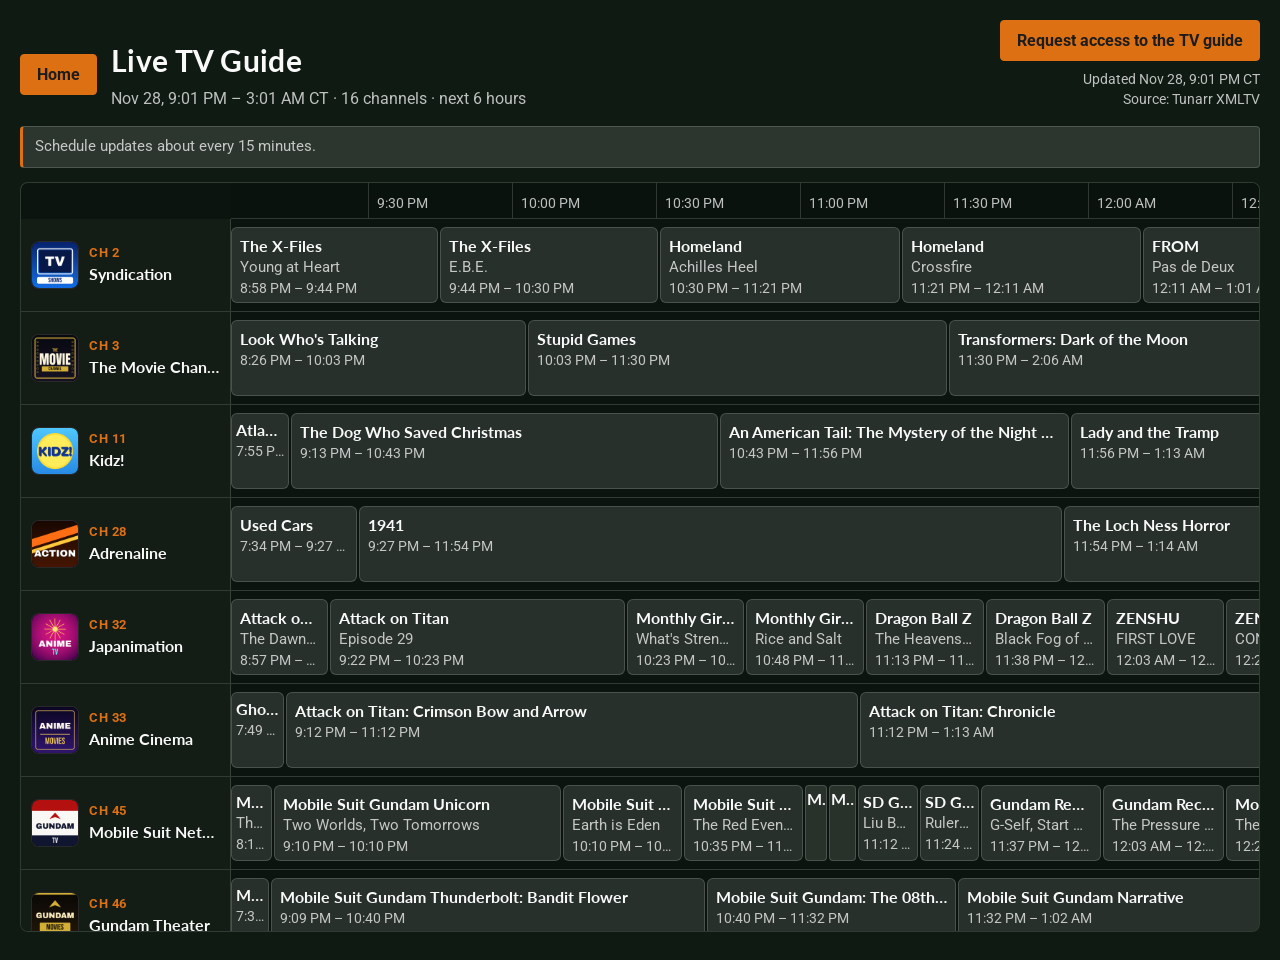
<file: index.html>
<!DOCTYPE html>
<html lang="en">
<head>
  <meta charset="UTF-8">
  <meta name="viewport" content="width=device-width, initial-scale=1, viewport-fit=cover">
  <title>Live TV Guide — Squeetee</title>
  <link rel="stylesheet" href="https://fonts.googleapis.com/css?family=Lato:400,700|Roboto:400,500,700&display=swap">
  <link rel="stylesheet" href="squeetee-theme.css">
  <style>
    body { padding: 20px 20px 28px; }
    header {
      display: flex;
      justify-content: space-between;
      align-items: flex-end;
      gap: 16px;
      margin: 0 0 16px;
      flex-wrap: wrap;
    }
    .header-main { min-width: 0; }
    .title-row {
      display: flex;
      align-items: center;
      gap: 14px;
      min-width: 0;
    }
    .title-stack { min-width: 0; }
    h1 {
      margin: 0 0 4px;
      font-size: 30px;
      letter-spacing: 0.01em;
    }
    .sub { color: var(--sq-text-muted); font-size: 16px; font-family: var(--sq-font-body); }
    .header-actions {
      display: flex;
      flex-direction: column;
      align-items: flex-end;
      gap: 8px;
    }
    .stamp {
      color: var(--sq-text-muted);
      font-size: 14px;
      text-align: right;
    }
    .note {
      margin: 0 0 14px;
      padding: 9px 12px;
      border: 1px solid var(--sq-line);
      border-left: 3px solid var(--sq-accent);
      background: var(--sq-surface);
      color: var(--sq-text-muted);
      font-size: 15px;
      border-radius: 4px;
    }
    .err { padding: 24px; color: #f1c0b0; }
    .guide-wrap {
      border: 1px solid var(--sq-line);
      border-radius: 8px;
      overflow: auto;
      -webkit-overflow-scrolling: touch;
      overscroll-behavior: contain;
      background: rgba(0, 0, 0, 0.22);
      max-height: calc(100vh - 150px);
    }
    .guide { position: relative; min-width: 100%; }
    .times {
      position: sticky;
      top: 0;
      z-index: 3;
      display: flex;
      margin-left: var(--ch-w);
      height: 36px;
      background: #0a120d;
      border-bottom: 1px solid var(--sq-line);
    }
    .tmark {
      flex: none;
      border-left: 1px solid var(--sq-line);
      color: var(--sq-text-muted);
      font-size: 14px;
      padding: 10px 0 0 8px;
      white-space: nowrap;
    }
    .row {
      display: flex;
      min-height: var(--row-h);
      border-bottom: 1px solid var(--sq-line);
    }
    .ch {
      position: sticky;
      left: 0;
      z-index: 2;
      flex: none;
      width: var(--ch-w);
      display: flex;
      align-items: center;
      gap: 10px;
      padding: 8px 10px;
      background: #141c16;
      border-right: 1px solid var(--sq-line);
    }
    .logo {
      width: 48px;
      height: 48px;
      flex: none;
      border-radius: 8px;
      background: rgba(0, 0, 0, 0.35);
      border: 1px solid var(--sq-line);
      display: grid;
      place-items: center;
      overflow: hidden;
      color: var(--sq-accent);
      font-family: var(--sq-font-display);
      font-weight: 700;
      font-size: 14px;
    }
    .logo img { width: 100%; height: 100%; object-fit: contain; display: none; }
    .logo.has-img { background: #000; }
    .ch-meta { min-width: 0; }
    .ch-num {
      color: var(--sq-accent);
      font-size: 13px;
      font-weight: 700;
      letter-spacing: 0.04em;
    }
    .ch-name {
      font-family: var(--sq-font-display);
      font-weight: 700;
      font-size: 16px;
      white-space: nowrap;
      overflow: hidden;
      text-overflow: ellipsis;
    }
    .track { position: relative; flex: none; height: var(--row-h); overflow: hidden; }
    .prog {
      position: absolute;
      top: 8px;
      bottom: 8px;
      box-sizing: border-box;
      padding: 6px 8px;
      border-radius: 6px;
      background: var(--sq-surface);
      border: 1px solid var(--sq-line);
      overflow: hidden;
      min-width: 0;
      max-width: 100%;
    }
    .prog.now {
      background: var(--sq-accent-dim);
      border-color: var(--sq-accent);
    }
    .prog.tight { padding: 4px 4px; }
    .prog.tiny {
      padding: 2px 2px;
      border-width: 0;
      border-radius: 4px;
      box-shadow: inset 0 0 0 1px var(--sq-line);
    }
    .prog.tiny.now { box-shadow: inset 0 0 0 1px var(--sq-accent); }
    .prog.tiny .e, .prog.tiny .when { display: none; }
    .prog .t,
    .prog .e,
    .prog .when {
      display: block;
      min-width: 0;
      max-width: 100%;
      width: 100%;
      overflow: hidden;
      text-overflow: ellipsis;
      white-space: nowrap;
    }
    .prog .t {
      font-family: var(--sq-font-display);
      font-weight: 700;
      font-size: 16px;
    }
    .prog .e {
      color: var(--sq-text-muted);
      font-size: 15px;
    }
    .prog .when {
      color: var(--sq-text-muted);
      font-size: 14px;
    }
    .nowline {
      position: absolute;
      top: 36px;
      bottom: 0;
      width: 2px;
      background: var(--sq-accent);
      z-index: 1;
      pointer-events: none;
    }
    .nowline::before {
      content: "";
      position: absolute;
      top: -5px;
      left: -4px;
      width: 10px;
      height: 10px;
      border-radius: 50%;
      background: var(--sq-accent);
    }
    :root { --ch-w: 210px; --px-min: 4.8px; --row-h: 92px; }
    @media (max-width: 480px) {
      body { padding: 12px; }
      h1 { font-size: 26px; }
      :root { --ch-w: 168px; --row-h: 92px; }
      .guide-wrap { max-height: calc(100vh - 170px); max-height: calc(100dvh - 170px); }
      .title-row { align-items: flex-start; }
    }
  </style>
</head>
<body class="guide-full">
  <header>
    <div class="header-main">
      <div class="title-row">
        <a class="sq-btn" href="https://www.squeetee.com">Home</a>
        <div class="title-stack">
          <h1>Live TV Guide</h1>
          <div class="sub" id="window-label">Loading schedule…</div>
        </div>
      </div>
    </div>
    <div class="header-actions">
      <a class="sq-btn" href="mailto:squeetee@gmail.com?subject=Requesting%20Plex%20TV%20guide%20access&amp;body=Hi%20Squeetee%2C%20I%27d%20like%20access%20to%20your%20Plex%20TV%20guide.%20My%20name%3A%20">Request access to the TV guide</a>
      <div class="stamp" id="stamp"></div>
    </div>
  </header>
  <p class="note">Schedule updates about every 15 minutes.</p>
  <div id="root"></div>
  <script>
    function pad(n) { return String(n).padStart(2, "0"); }
    function parseTs(value) { return new Date(value); }
    function formatClock(date) {
      let h = date.getHours();
      const m = pad(date.getMinutes());
      const ampm = h >= 12 ? "PM" : "AM";
      h = h % 12 || 12;
      return h + ":" + m + " " + ampm;
    }
    function formatShort(date) {
      const months = ["Jan","Feb","Mar","Apr","May","Jun","Jul","Aug","Sep","Oct","Nov","Dec"];
      return months[date.getMonth()] + " " + date.getDate() + ", " + formatClock(date);
    }
    function minutesBetween(a, b) { return (b.getTime() - a.getTime()) / 60000; }
    function esc(text) {
      return String(text == null ? "" : text)
        .replace(/&/g, "&amp;").replace(/</g, "&lt;").replace(/>/g, "&gt;").replace(/"/g, "&quot;");
    }
    function isPublicLogo(value) {
      return typeof value === "string" && /^logos\/\d+\.(png|jpe?g|gif|webp)$/i.test(value);
    }
    function episodeLabel(p) {
      return ((p && p.episode_title) || "").trim();
    }
    function programmeTooltip(p, pStart, pStop) {
      const lines = [p.title || "Untitled"];
      const ep = episodeLabel(p);
      if (ep) lines.push(ep);
      lines.push(formatClock(pStart) + " – " + formatClock(pStop) + " CT");
      const desc = ((p && (p.description || p.desc)) || "").trim();
      if (desc) lines.push(desc);
      return lines.join("\n");
    }

    function render(data) {
      const root = document.getElementById("root");
      if (!data || !Array.isArray(data.channels)) {
        root.innerHTML = '<div class="err">Could not load guide data.</div>';
        return;
      }
      const start = parseTs(data.window_start);
      const end = parseTs(data.window_end);
      const now = new Date();
      const totalMin = Math.max(minutesBetween(start, end), 1);
      const pxMin = parseFloat(getComputedStyle(document.documentElement).getPropertyValue("--px-min")) || 4.8;
      const width = totalMin * pxMin;
      const gap = 2;

      document.getElementById("window-label").textContent =
        formatShort(start) + " – " + formatClock(end) + " CT · " +
        data.channel_count + " channels · next " + data.window_hours + " hours";
      document.getElementById("stamp").innerHTML =
        "Updated " + formatShort(parseTs(data.generated_at)) + " CT<br>Source: Tunarr XMLTV";

      const marks = [];
      const cursor = new Date(start);
      cursor.setMinutes(cursor.getMinutes() < 30 ? 0 : 30, 0, 0);
      if (cursor < start) cursor.setMinutes(cursor.getMinutes() + 30);
      while (cursor < end) {
        const left = minutesBetween(start, cursor) * pxMin;
        marks.push('<div class="tmark" style="width:' + (30 * pxMin) + 'px;margin-left:' +
          (marks.length ? 0 : left) + 'px">' + formatClock(cursor) + "</div>");
        cursor.setMinutes(cursor.getMinutes() + 30);
      }

      const rows = data.channels.map(function (ch) {
        const blocks = (ch.programmes || []).map(function (p) {
          const pStart = parseTs(p.start);
          const pStop = parseTs(p.stop);
          const leftMin = Math.max(0, minutesBetween(start, pStart));
          const rightMin = Math.min(totalMin, minutesBetween(start, pStop));
          const spanMin = Math.max(rightMin - leftMin, 0);
          if (spanMin <= 0) return "";
          const leftPx = leftMin * pxMin;
          const widthPx = Math.max(spanMin * pxMin - gap, 0);
          if (widthPx <= 0) return "";
          const isNow = now >= pStart && now < pStop;
          let cls = "prog" + (isNow ? " now" : "");
          if (widthPx < 28) cls += " tiny";
          else if (widthPx < 72) cls += " tight";
          const ep = episodeLabel(p);
          const episodeHtml = (ep && widthPx >= 28)
            ? '<div class="e">' + esc(ep) + "</div>" : "";
          const when = widthPx >= 28
            ? '<div class="when">' + formatClock(pStart) + " – " + formatClock(pStop) + "</div>" : "";
          return '<div class="' + cls + '" title="' + esc(programmeTooltip(p, pStart, pStop)) + '" style="left:' +
            leftPx + "px;width:" + widthPx + 'px">' +
            '<div class="t">' + esc(p.title) + "</div>" + episodeHtml + when + "</div>";
        }).join("");
        const num = ch.number == null ? "" : String(ch.number);
        const logoImg = isPublicLogo(ch.logo)
          ? '<img alt="' + esc((ch.name || "Channel") + " logo") + '" data-src="' + esc(ch.logo) + '">'
          : "";
        return '<div class="row"><div class="ch">' +
          '<div class="logo"><span>' + esc(num) + "</span>" + logoImg + "</div>" +
          '<div class="ch-meta"><div class="ch-num">CH ' + esc(num || "—") + "</div>" +
          '<div class="ch-name">' + esc(ch.name) + "</div></div></div>" +
          '<div class="track" style="width:' + width + 'px">' + blocks + "</div></div>";
      }).join("");

      const nowLeft = minutesBetween(start, now) * pxMin;
      const nowline = (now >= start && now <= end)
        ? '<div class="nowline" style="left:calc(var(--ch-w) + ' + nowLeft + 'px)"></div>'
        : "";

      root.innerHTML = '<div class="guide-wrap"><div class="guide" style="width:calc(var(--ch-w) + ' + width + 'px)">' +
        '<div class="times">' + marks.join("") + "</div>" + rows + nowline + "</div></div>";

      root.querySelectorAll(".logo img").forEach(function (img) {
        img.onload = function () {
          img.style.display = "block";
          img.parentElement.classList.add("has-img");
          const fallback = img.parentElement.querySelector("span");
          if (fallback) fallback.style.display = "none";
        };
        img.onerror = function () { img.remove(); };
        img.src = img.getAttribute("data-src");
      });
    }

    async function loadData() {
      try {
        const response = await fetch("guide.json?t=" + Date.now(), { cache: "no-store" });
        if (response.ok) return await response.json();
      } catch (e) {}
      if (window.GUIDE_DATA) return window.GUIDE_DATA;
      await new Promise(function (resolve, reject) {
        const script = document.createElement("script");
        script.src = "guide.js?t=" + Date.now();
        script.onload = resolve;
        script.onerror = reject;
        document.head.appendChild(script);
      });
      return window.GUIDE_DATA;
    }

    function refresh() {
      loadData().then(function (data) {
        if (data) window.GUIDE_DATA = data;
        render(data);
      }).catch(function () {
        if (!document.querySelector(".guide")) {
          document.getElementById("root").innerHTML = '<div class="err">Could not load guide.json or guide.js.</div>';
        }
      });
    }
    refresh();
    setInterval(refresh, 60000);
  </script>
</body>
</html>
</file>
<file: squeetee-theme.css>
/* Squeetee theme — colors and type from www.squeetee.com (Google Sites theme, Nov 2026). */
:root {
  --sq-bg: #0F1A12;
  --sq-surface: rgba(255, 255, 255, 0.12);
  --sq-surface-strong: rgba(255, 255, 255, 0.2);
  --sq-outline: rgba(255, 255, 255, 0.32);
  --sq-line: rgba(255, 255, 255, 0.16);
  --sq-text: #F9F9F9;
  --sq-text-muted: rgba(249, 249, 249, 0.75);
  --sq-ink: #1C1C1C;
  --sq-accent: #DC7013;
  --sq-accent-dim: rgba(220, 112, 19, 0.22);
  --sq-brown: #734332;
  --sq-warm: #F1E1DD;
  --sq-font-body: Roboto, "Segoe UI", Helvetica, Arial, sans-serif;
  --sq-font-display: Lato, "Segoe UI", Helvetica, Arial, sans-serif;
}

* { box-sizing: border-box; }

html, body {
  margin: 0;
  background: var(--sq-bg);
  color: var(--sq-text);
  font-family: var(--sq-font-body);
  font-weight: 400;
  font-size: 14px;
  line-height: 1.45;
}

h1, h2, .display {
  font-family: var(--sq-font-display);
  font-weight: 700;
  color: var(--sq-text);
}

a { color: var(--sq-accent); }

.sq-btn {
  display: inline-block;
  background: var(--sq-accent);
  color: var(--sq-ink);
  border: 1px solid var(--sq-accent);
  border-radius: 4px;
  padding: 8px 16px;
  font-family: var(--sq-font-body);
  font-weight: 700;
  font-size: 13px;
  line-height: 1.2;
  text-decoration: none;
  text-align: center;
  white-space: nowrap;
  cursor: pointer;
}
.sq-btn:hover,
.sq-btn:focus {
  filter: brightness(1.08);
  outline: 2px solid var(--sq-warm);
  outline-offset: 2px;
}
.sq-btn-sm {
  padding: 5px 10px;
  font-size: 11px;
  letter-spacing: 0.01em;
}

/* Full 6-hour guide only (body.guide-full). Compact widget is unaffected. */
body.guide-full {
  font-size: 17px;
  line-height: 1.45;
}
body.guide-full .sq-btn {
  font-size: 16px;
  padding: 10px 16px;
}
</file>
